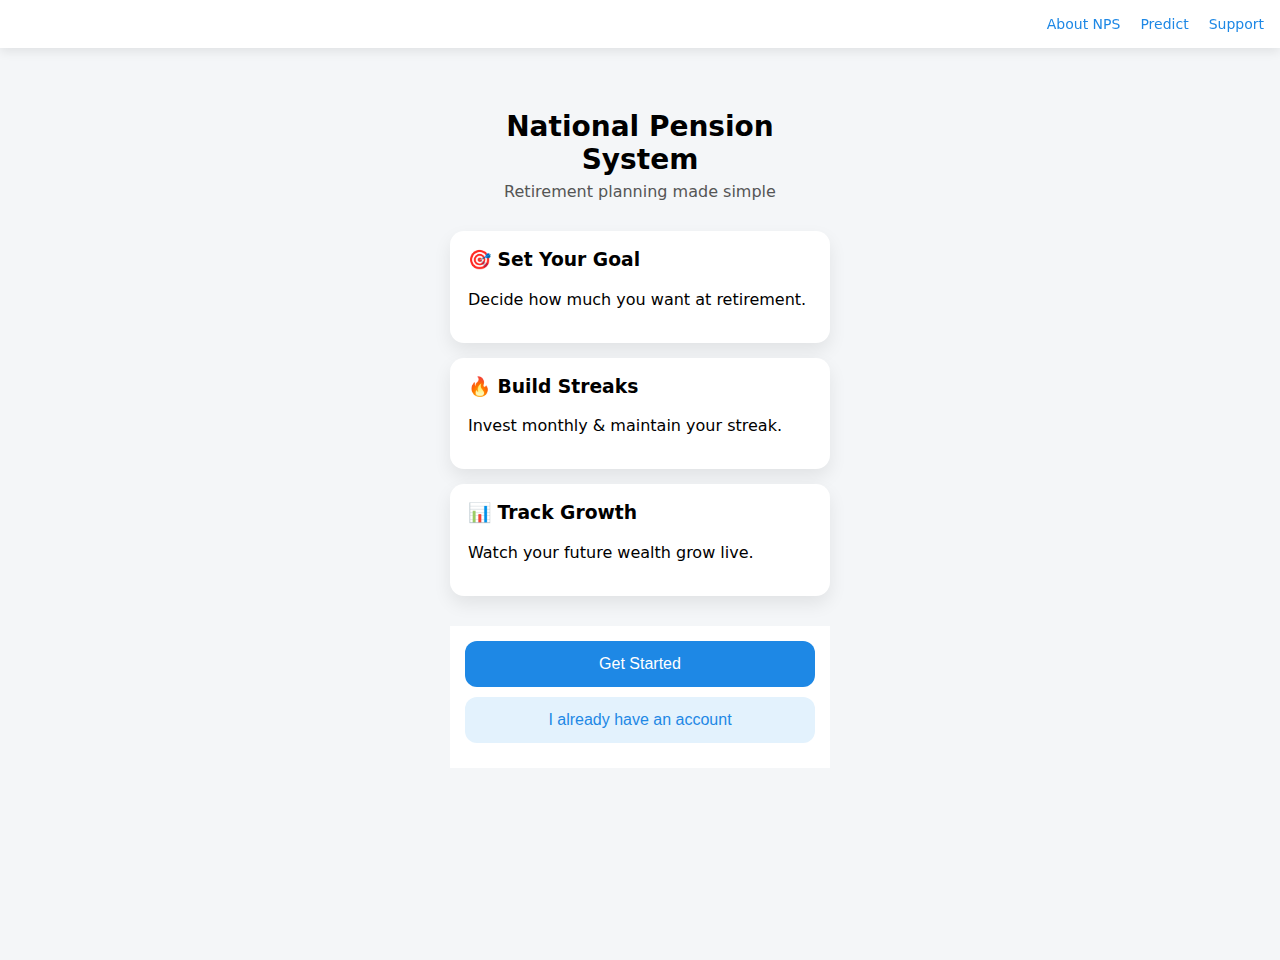
<file: FrontEnd/index.html>
<!DOCTYPE html>
<html lang="en">
<head>
  <meta charset="UTF-8">
  <meta name="viewport" content="width=device-width, initial-scale=1.0">
  <title>National Pension System</title>
  <link rel="stylesheet" href="css/style.css">
</head>
<body>
  <!-- TOP NAV BAR -->
<div class="top-nav">
  <div class="nav-item" onclick="goToAbout()">About NPS</div>
  <div class="nav-item" onclick="goToPredict()">Predict</div>

  <div class="nav-item support-wrapper">
    <span onclick="toggleSupport()">Support</span>

    <div class="support-box" id="supportBox">
      <p>📧 support@nps.com</p>
      <p>📞 1800-000-000</p>
      <p>🤖 AI Chat (Coming Soon)</p>
    </div>
  </div>
</div>


<div class="app">

  <!-- HEADER -->
  <header class="header">
    <h1>National Pension System</h1>
    <p>Retirement planning made simple</p>
  </header>

  <!-- INFO CARDS -->
  <section class="cards">
    <div class="card">
      <h3>🎯 Set Your Goal</h3>
      <p>Decide how much you want at retirement.</p>
    </div>

    <div class="card">
      <h3>🔥 Build Streaks</h3>
      <p>Invest monthly & maintain your streak.</p>
    </div>

    <div class="card">
      <h3>📊 Track Growth</h3>
      <p>Watch your future wealth grow live.</p>
    </div>
  </section>

  <!-- ACTION BUTTONS -->
  <section class="actions">
    <button class="primary" onclick="start()">Get Started</button>
    <button class="secondary" onclick="showLogin()">
      I already have an account
    </button>
  </section>

</div>

<!-- LOGIN MODAL -->
<div id="loginModal" class="modal">
  <div class="modal-box">
    <h2>Login</h2>

    <label>Phone Number</label>
    <input type="tel" id="loginPhone" placeholder="Enter phone number">

    <label>Password</label>
    <input type="password" id="loginPassword" placeholder="Enter password">

    <button class="primary" onclick="login()">Login</button>

    <p class="hint">OTP verification will be added later</p>
    <p class="close" onclick="closeLogin()">Cancel</p>
  </div>
</div>

<script src="js/main.js"></script>
</body>
</html>
</file>
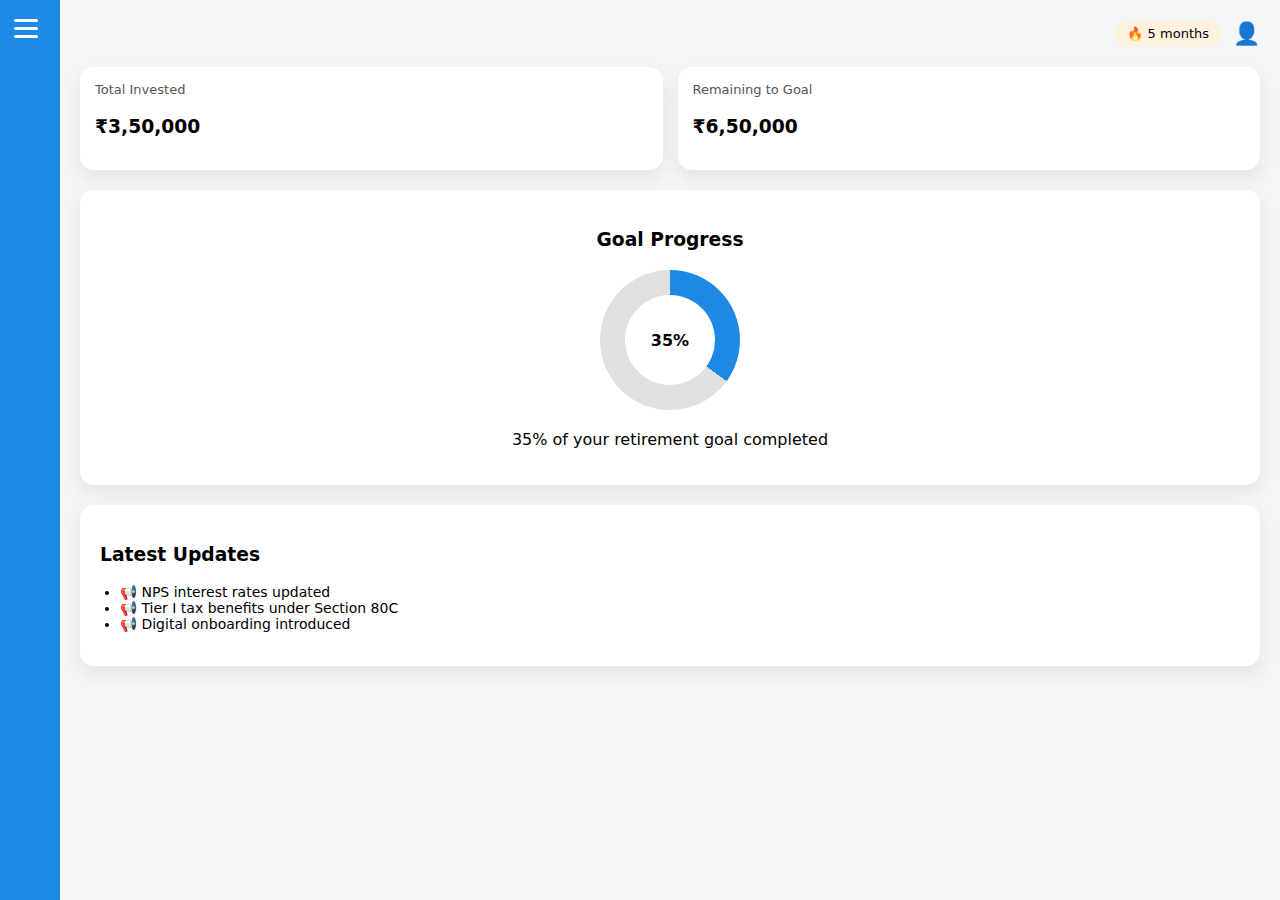
<file: FrontEnd/dashboard.html>
<!DOCTYPE html>
<html lang="en">
<head>
  <meta charset="UTF-8">
  <meta name="viewport" content="width=device-width, initial-scale=1.0">
  <title>NPS Dashboard</title>
  <link rel="stylesheet" href="css/dashboard.css">
</head>
<body>

<div class="dashboard">

  <!-- SIDEBAR -->
  <aside class="sidebar" id="sidebar">
    <div class="menu-icon" id="menuBtn">
      <span></span>
      <span></span>
      <span></span>
    </div>

    <nav class="menu">
      <div class="menu-section">
        <p class="menu-title">MENU</p>

<div class="menu-item" onclick="goToAboutNPS()">
  <span>ℹ️</span>
  <p>About NPS</p>
</div>

<div class="menu-item" onclick="goToPredict()">
  <span>📊</span>
  <p>Predicting Goal</p>
</div>


      </div>

      <div class="menu-section">
        <p class="menu-title">SUPPORT</p>

        <div class="menu-item small">
          🤖 AI Chat (Coming Soon)
        </div>

        <div class="menu-item small">
          📧 support@nps.com
        </div>

        <div class="menu-item small">
          📞 1800-000-000
        </div>
      </div>
    </nav>
  </aside>

  <!-- MAIN -->
  <main class="main">

    <!-- TOP BAR -->
    <div class="top-bar">
      <div></div>

      <div class="streak-profile">
        <div class="streak">🔥 5 months</div>

        <div class="profile-container">
          <div class="profile" id="profileBtn">👤</div>

          <div class="profile-menu" id="profileMenu">
            <p onclick="goToGoal()">🎯 Set Goal</p>
            <p onclick="logout()">🚪 Logout</p>
          </div>
        </div>
      </div>
    </div>

    <!-- CONTENT -->
    <section class="content">

      <!-- STATS -->
      <div class="stats">
        <div class="stat-card">
          <p>Total Invested</p>
          <h3>₹3,50,000</h3>
        </div>

        <div class="stat-card">
          <p>Remaining to Goal</p>
          <h3>₹6,50,000</h3>
        </div>
      </div>

      <!-- PIE -->
      <div class="card center">
        <h3>Goal Progress</h3>

        <div class="pie">
          <div class="pie-inner">35%</div>
        </div>

        <p class="small-text">35% of your retirement goal completed</p>
      </div>

      <!-- UPDATES -->
      <div class="card">
        <h3>Latest Updates</h3>
        <ul class="updates">
          <li>📢 NPS interest rates updated</li>
          <li>📢 Tier I tax benefits under Section 80C</li>
          <li>📢 Digital onboarding introduced</li>
        </ul>
      </div>

    </section>

  </main>

</div>

<script src="js/dashboard.js"></script>
</body>
</html>
</file>
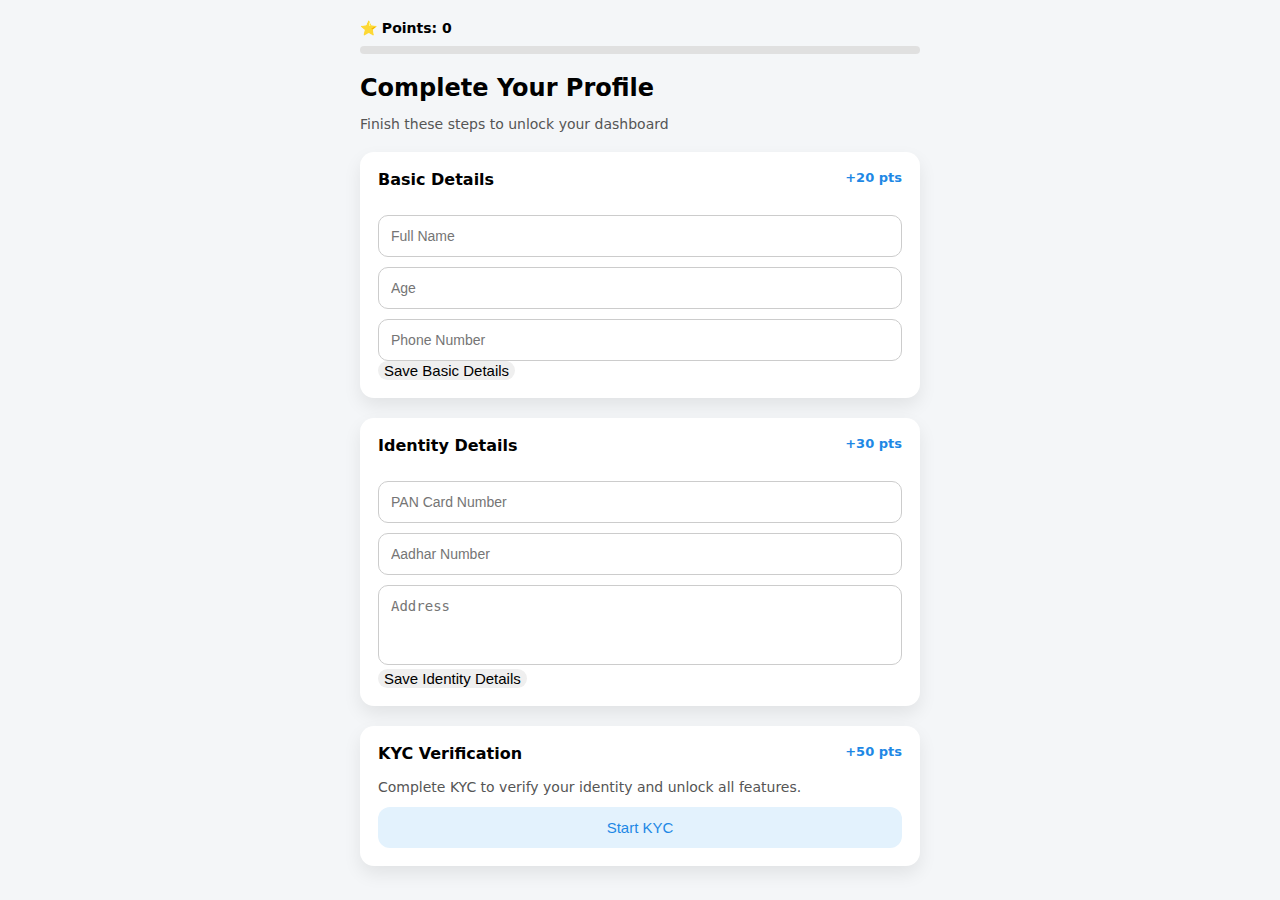
<file: FrontEnd/goal.html>
<!DOCTYPE html>
<html lang="en">
<head>
  <meta charset="UTF-8">
  <meta name="viewport" content="width=device-width, initial-scale=1.0">
  <title>Complete Your Profile</title>
  <link rel="stylesheet" href="css/goal.css">
</head>
<body>

<div class="app">

  <div class="status-bar">
    <div class="points">⭐ Points: 0</div>
    <div class="progress">
      <div class="progress-fill"></div>
    </div>
  </div>

  <h2 class="title">Complete Your Profile</h2>
  <p class="subtitle">Finish these steps to unlock your dashboard</p>

  <div class="task-card">
    <h3>Basic Details <span>+20 pts</span></h3>

    <input type="text" placeholder="Full Name">
    <input type="number" placeholder="Age">
    <input type="tel" placeholder="Phone Number">
    <button onclick="validateBasicDetails()">Save Basic Details</button>

  </div>
  <div class="task-card">
    <h3>Identity Details <span>+30 pts</span></h3>

    <input type="text" placeholder="PAN Card Number">
    <input type="text" placeholder="Aadhar Number">
    <textarea placeholder="Address"></textarea>
    <button onclick="validateIdentityDetails()">Save Identity Details</button>

  </div>
  <div class="task-card">
    <h3>KYC Verification <span>+50 pts</span></h3>

    <p class="kyc-text">
      Complete KYC to verify your identity and unlock all features.
    </p>

<button class="secondary" onclick="goToLearn()">Start KYC</button>



  </div>

</div>
<script src="js/goal.js"></script>


</body>
</html>
</file>
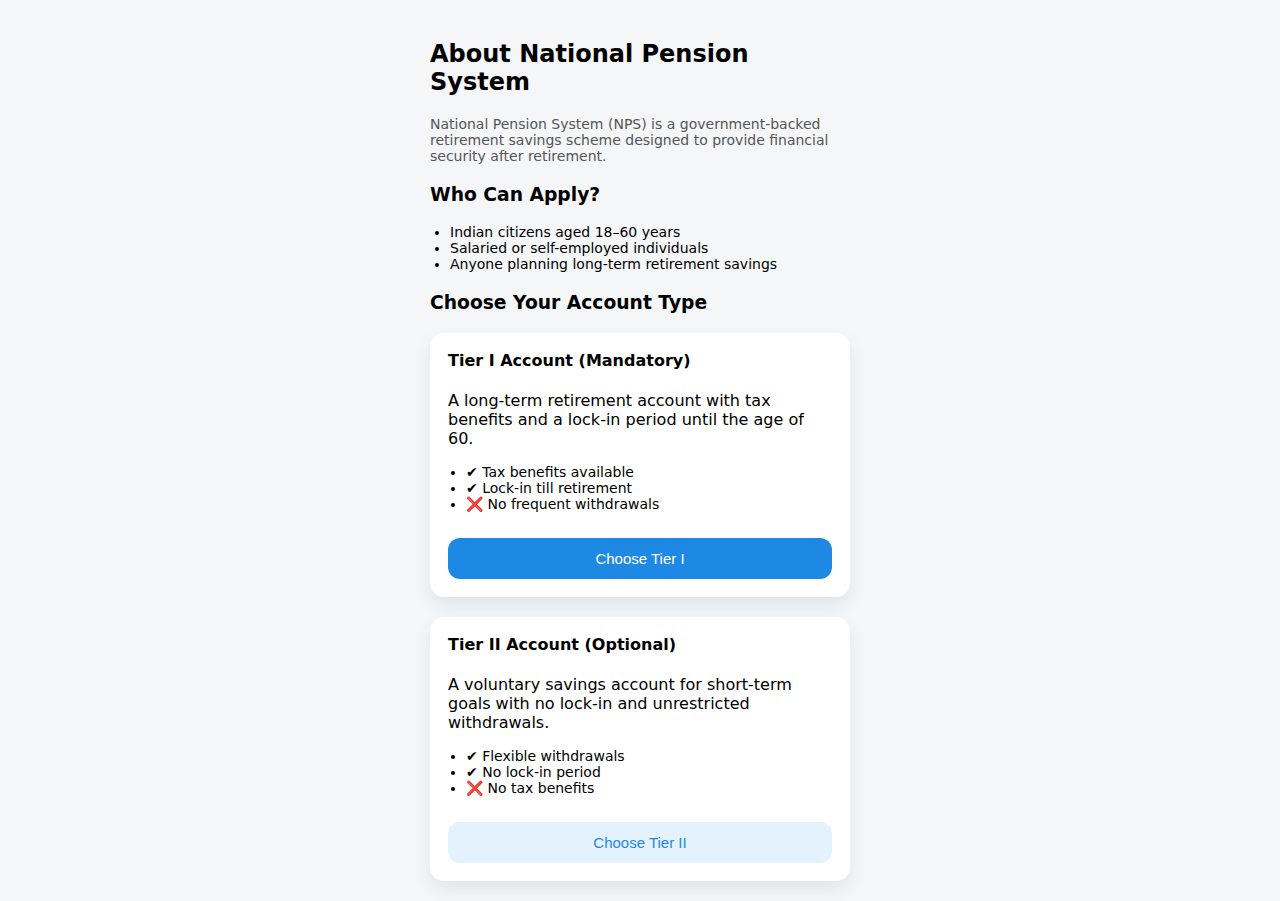
<file: FrontEnd/learn.html>
<!DOCTYPE html>
<html lang="en">
<head>
  <meta charset="UTF-8">
  <meta name="viewport" content="width=device-width, initial-scale=1.0">
  <title>Learn About NPS</title>
  <link rel="stylesheet" href="css/learn.css">
</head>
<body>

<div class="app">

  <h2>About National Pension System</h2>
  <p class="desc">
    National Pension System (NPS) is a government-backed retirement
    savings scheme designed to provide financial security after retirement.
  </p>

  <h3>Who Can Apply?</h3>
  <ul class="list">
    <li>Indian citizens aged 18–60 years</li>
    <li>Salaried or self-employed individuals</li>
    <li>Anyone planning long-term retirement savings</li>
  </ul>

  <h3>Choose Your Account Type</h3>

  <!-- TIER I -->
  <div class="tier-card">
    <h4>Tier I Account (Mandatory)</h4>
    <p>
      A long-term retirement account with tax benefits and a lock-in period
      until the age of 60.
    </p>
    <ul>
      <li>✔ Tax benefits available</li>
      <li>✔ Lock-in till retirement</li>
      <li>❌ No frequent withdrawals</li>
    </ul>
    <button onclick="selectTier('Tier I')">Choose Tier I</button>
  </div>

  <!-- TIER II -->
  <div class="tier-card">
    <h4>Tier II Account (Optional)</h4>
    <p>
      A voluntary savings account for short-term goals with no lock-in
      and unrestricted withdrawals.
    </p>
    <ul>
      <li>✔ Flexible withdrawals</li>
      <li>✔ No lock-in period</li>
      <li>❌ No tax benefits</li>
    </ul>
    <button class="secondary" onclick="selectTier('Tier II')">Choose Tier II</button>
  </div>

</div>

<script src="js/learn.js"></script>
</body>
</html>
</file>
<file: FrontEnd/css/style.css>
* {
  box-sizing: border-box;
}

body {
  margin: 0;
  font-family: system-ui, sans-serif;
  background: #f4f6f8;
}

/* APP CONTAINER (MOBILE-FIRST ALWAYS) */
.app {
  max-width: 420px;       /* keep app-like width */
  margin: auto;
  min-height: 100vh;
  padding: 20px;
}

/* HEADER */
.header {
  text-align: center;
  margin-top: 30px;
}

.header h1 {
  font-size: 28px;
  margin-bottom: 6px;
}

.header p {
  color: #555;
  margin: 0;
}

/* CARDS */
.cards {
  margin-top: 30px;
}

.card {
  background: white;
  padding: 18px;
  border-radius: 14px;
  margin-bottom: 15px;
  box-shadow: 0 8px 18px rgba(0,0,0,0.08);
}

.card h3 {
  margin-top: 0;
}

/* ACTION BUTTONS (MOBILE STYLE) */
.actions {
  position: fixed;
  bottom: 0;
  left: 0;
  right: 0;
  max-width: 420px;
  margin: auto;
  background: white;
  padding: 15px;
  box-shadow: 0 -4px 12px rgba(0,0,0,0.1);
}

button {
  width: 100%;
  padding: 14px;
  border-radius: 12px;
  border: none;
  font-size: 16px;
  cursor: pointer;
  margin-bottom: 10px;
}

.primary {
  background: #1e88e5;
  color: white;
}

.secondary {
  background: #e3f2fd;
  color: #1e88e5;
}

/* LOGIN MODAL */
.modal {
  display: none;
  position: fixed;
  inset: 0;
  background: rgba(0,0,0,0.4);
}

.modal-box {
  background: white;
  padding: 20px;
  border-radius: 14px;
  max-width: 320px;
  margin: 140px auto;
}

.modal-box h2 {
  text-align: center;
}

.modal-box label {
  font-size: 14px;
  color: #444;
}

.modal-box input {
  width: 100%;
  padding: 12px;
  margin: 6px 0 10px;
}

.hint {
  font-size: 12px;
  color: #777;
  text-align: center;
}

.close {
  text-align: center;
  color: red;
  cursor: pointer;
  margin-top: 10px;
}

/* DESKTOP BEHAVIOR */
@media (min-width: 768px) {
  .actions {
    position: static;
    box-shadow: none;
    margin-top: 30px;
  }
}
/* TOP LINE NAV BAR */
.top-nav {
  position: fixed;
  top: 0;
  left: 0;
  right: 0;
  height: 48px;
  background: white;
  display: flex;
  justify-content: flex-end;
  align-items: center;
  gap: 20px;
  padding: 0 16px;
  box-shadow: 0 4px 10px rgba(0,0,0,0.08);
  z-index: 100;
}

.nav-item {
  font-size: 14px;
  cursor: pointer;
  color: #1e88e5;
}

/* SUPPORT DROPDOWN */
.support-wrapper {
  position: relative;
}

.support-box {
  position: absolute;
  top: 28px;
  right: 0;
  background: white;
  border-radius: 10px;
  box-shadow: 0 8px 18px rgba(0,0,0,0.15);
  padding: 10px;
  display: none;
  width: 180px;
}

.support-box p {
  margin: 6px 0;
  font-size: 13px;
  color: black;
}

/* PUSH CONTENT DOWN */
.app {
  margin-top: 60px;
}
</file>
<file: FrontEnd/css/dashboard.css>
* {
  box-sizing: border-box;
}

body {
  margin: 0;
  font-family: system-ui, sans-serif;
  background: #f4f6f8;
}

/* LAYOUT */
.dashboard {
  display: flex;
  min-height: 100vh;
}

/* SIDEBAR */
.sidebar {
  width: 60px;
  background: #1e88e5;
  color: white;
  padding: 14px;
  transition: width 0.3s ease;
  position: fixed;
  height: 100vh;
  z-index: 10;
}

.sidebar.open {
  width: 240px;
}

.menu-icon {
  width: 24px;
  cursor: pointer;
}

.menu-icon span {
  display: block;
  height: 3px;
  background: white;
  margin: 5px 0;
  border-radius: 2px;
}

/* MENU */
.menu {
  display: none;
  margin-top: 30px;
}

.sidebar.open .menu {
  display: block;
}

.menu-section {
  margin-bottom: 25px;
}

.menu-title {
  font-size: 11px;
  opacity: 0.7;
  margin-bottom: 10px;
}

.menu-item {
  display: flex;
  gap: 10px;
  align-items: center;
  padding: 10px;
  border-radius: 10px;
  cursor: pointer;
  font-size: 14px;
}

.menu-item.small {
  font-size: 13px;
}

.menu-item:active {
  background: rgba(255,255,255,0.2);
}

/* MAIN */
.main {
  margin-left: 60px;
  padding: 20px;
  width: 100%;
}

/* TOP BAR */
.top-bar {
  display: flex;
  justify-content: space-between;
  align-items: center;
}

.streak-profile {
  display: flex;
  align-items: center;
  gap: 12px;
}

.streak {
  background: #fff3e0;
  padding: 6px 12px;
  border-radius: 20px;
  font-size: 13px;
}

.profile-container {
  position: relative;
}

.profile {
  font-size: 22px;
  cursor: pointer;
}

/* PROFILE MENU */
.profile-menu {
  position: absolute;
  right: 0;
  top: 32px;
  background: white;
  border-radius: 10px;
  box-shadow: 0 8px 18px rgba(0,0,0,0.15);
  display: none;
  min-width: 140px;
}

.profile-menu p {
  margin: 0;
  padding: 10px;
  font-size: 14px;
  cursor: pointer;
}

.profile-menu p:active {
  background: #f4f6f8;
}

/* CONTENT */
.content {
  margin-top: 20px;
}

.stats {
  display: flex;
  gap: 15px;
}

.stat-card {
  flex: 1;
  background: white;
  padding: 15px;
  border-radius: 14px;
  box-shadow: 0 8px 18px rgba(0,0,0,0.08);
}

.stat-card p {
  font-size: 13px;
  color: #555;
  margin: 0;
}

.card {
  background: white;
  padding: 20px;
  border-radius: 14px;
  margin-top: 20px;
  box-shadow: 0 8px 18px rgba(0,0,0,0.08);
}

.center {
  text-align: center;
}

/* PIE */
.pie {
  width: 140px;
  height: 140px;
  border-radius: 50%;
  background: conic-gradient(#1e88e5 35%, #e0e0e0 0);
  display: flex;
  align-items: center;
  justify-content: center;
  margin: 20px auto;
}

.pie-inner {
  width: 90px;
  height: 90px;
  background: white;
  border-radius: 50%;
  display: flex;
  align-items: center;
  justify-content: center;
  font-weight: bold;
}

.updates {
  padding-left: 20px;
  font-size: 14px;
}

/* MOBILE */
@media (max-width: 768px) {
  .stats {
    flex-direction: column;
  }
}
</file>
<file: FrontEnd/css/goal.css>
* {
  box-sizing: border-box;
}

body {
  margin: 0;
  font-family: system-ui, sans-serif;
  background: #f4f6f8;
}

/* APP CONTAINER */
.app {
  max-width: 420px;
  margin: auto;
  min-height: 100vh;
  padding: 20px;
}

/* STATUS BAR */
.status-bar {
  display: flex;
  flex-direction: column;
  gap: 10px;
  margin-bottom: 20px;
}

.points {
  font-weight: bold;
  font-size: 14px;
}

/* PROGRESS BAR */
.progress {
  width: 100%;
  height: 8px;
  background: #e0e0e0;
  border-radius: 10px;
  overflow: hidden;
}

.progress-fill {
  width: 0%;
  height: 100%;
  background: #1e88e5;
}

/* HEADINGS */
.title {
  margin: 10px 0 5px;
}

.subtitle {
  color: #555;
  font-size: 14px;
}

/* TASK CARDS */
.task-card {
  background: white;
  padding: 18px;
  border-radius: 14px;
  margin-top: 20px;
  box-shadow: 0 8px 18px rgba(0,0,0,0.08);
}

.task-card h3 {
  display: flex;
  justify-content: space-between;
  font-size: 16px;
  margin-top: 0;
}

.task-card span {
  font-size: 13px;
  color: #1e88e5;
}

/* INPUTS */
input, textarea {
  width: 100%;
  padding: 12px;
  margin-top: 10px;
  border-radius: 10px;
  border: 1px solid #ccc;
  font-size: 14px;
}

textarea {
  resize: none;
  height: 80px;
}

/* KYC TEXT */
.kyc-text {
  font-size: 14px;
  color: #555;
  margin-bottom: 12px;
}

/* BUTTON */
button.secondary {
  width: 100%;
  padding: 12px;
  border-radius: 12px;
  border: none;
  background: #e3f2fd;
  color: #1e88e5;
  font-size: 15px;
}

/* DESKTOP SUPPORT */
@media (min-width: 768px) {
  .app {
    max-width: 600px;
  }
}
button {
  cursor: pointer;
}

button:active {
  transform: scale(0.97);
}
button {
  border: none;
  border-radius: 12px;
  font-size: 15px;  }
</file>
<file: FrontEnd/css/learn.css>
body {
  margin: 0;
  font-family: system-ui, sans-serif;
  background: #f4f6f8;
}

.app {
  max-width: 420px;
  margin: auto;
  padding: 20px;
}

h2, h3 {
  margin-top: 20px;
}

.desc {
  color: #555;
  font-size: 14px;
}

.list {
  font-size: 14px;
  padding-left: 20px;
}

.tier-card {
  background: white;
  padding: 18px;
  border-radius: 14px;
  margin-top: 20px;
  box-shadow: 0 8px 18px rgba(0,0,0,0.08);
}

.tier-card h4 {
  margin-top: 0;
}

.tier-card ul {
  font-size: 14px;
  padding-left: 18px;
}

button {
  width: 100%;
  padding: 12px;
  border-radius: 12px;
  border: none;
  margin-top: 12px;
  background: #1e88e5;
  color: white;
  font-size: 15px;
}

button.secondary {
  background: #e3f2fd;
  color: #1e88e5;
}
</file>
